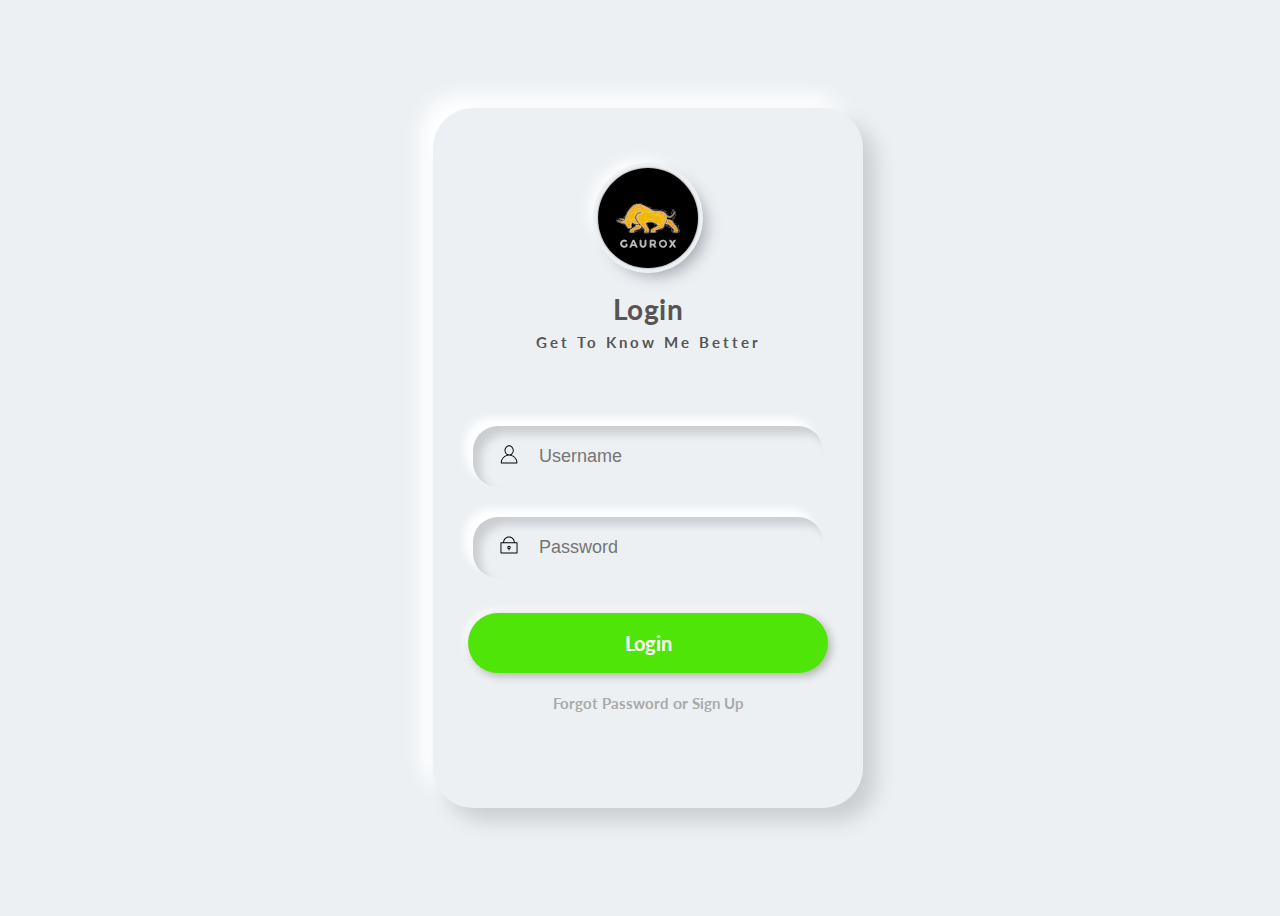
<file: login.html>
<!DOCTYPE html>
<html lang="en">
<head>
    <meta charset="UTF-8">
    <meta http-equiv="X-UA-Compatible" content="IE=edge">
    <meta name="viewport" content="width=device-width, initial-scale=1.0">
    <link rel="shortcut icon" type="fevicon.png" href="./fevicon.png">
    <link href="https://fonts.googleapis.com/css2?family=Lato:wght@400;700&display=swap" rel="stylesheet">
    <link rel="stylesheet" href="./css/form.css">
    <title>Gaurox</title>
</head>
<body>
   <div class="login-div">
    <div class="logo"></div>
    <div class="title">Login</div>
    <div class="sub-title">Get To Know Me Better</div>
    <div class="fields">
        <div class="username">
            <svg class="svg-icon" viewBox="0 0 20 20">
                <path d="M12.075,10.812c1.358-0.853,2.242-2.507,2.242-4.037c0-2.181-1.795-4.618-4.198-4.618S5.921,4.594,5.921,6.775c0,1.53,0.884,3.185,2.242,4.037c-3.222,0.865-5.6,3.807-5.6,7.298c0,0.23,0.189,0.42,0.42,0.42h14.273c0.23,0,0.42-0.189,0.42-0.42C17.676,14.619,15.297,11.677,12.075,10.812 M6.761,6.775c0-2.162,1.773-3.778,3.358-3.778s3.359,1.616,3.359,3.778c0,2.162-1.774,3.778-3.359,3.778S6.761,8.937,6.761,6.775 M3.415,17.69c0.218-3.51,3.142-6.297,6.704-6.297c3.562,0,6.486,2.787,6.705,6.297H3.415z"></path>
            </svg>
            <input type="username" class="user-input" placeholder="Username"/>
        </div>
        <div class="password">
            <svg class="svg-icon" viewBox="0 0 20 20">
                <path d="M17.308,7.564h-1.993c0-2.929-2.385-5.314-5.314-5.314S4.686,4.635,4.686,7.564H2.693c-0.244,0-0.443,0.2-0.443,0.443v9.3c0,0.243,0.199,0.442,0.443,0.442h14.615c0.243,0,0.442-0.199,0.442-0.442v-9.3C17.75,7.764,17.551,7.564,17.308,7.564 M10,3.136c2.442,0,4.43,1.986,4.43,4.428H5.571C5.571,5.122,7.558,3.136,10,3.136 M16.865,16.864H3.136V8.45h13.729V16.864z M10,10.664c-0.854,0-1.55,0.696-1.55,1.551c0,0.699,0.467,1.292,1.107,1.485v0.95c0,0.243,0.2,0.442,0.443,0.442s0.443-0.199,0.443-0.442V13.7c0.64-0.193,1.106-0.786,1.106-1.485C11.55,11.36,10.854,10.664,10,10.664 M10,12.878c-0.366,0-0.664-0.298-0.664-0.663c0-0.366,0.298-0.665,0.664-0.665c0.365,0,0.664,0.299,0.664,0.665C10.664,12.58,10.365,12.878,10,12.878"></path>
            </svg>
            <input type="password" class="pass-input" placeholder="Password"/>
        </div>
    </div>
    <button class="signin-button">Login</button>
    <div class="link">
        <a href="#">Forgot Password</a> or <a href="#">Sign Up</a>
    </div>
   </div>
</body>
</html>
</file>
<file: css/form.css>
*{
  box-sizing: border-box;
}
body{
  padding: auto;
  height: 100vh;
  width: 100vw;
  overflow: hidden;
  font-family: "lato", sans-serif;
  font-weight: 700;
  display: flex;
  align-items: center;
  justify-content: center; 
  color: #555;
  background-color:#ecf0f3; 
}
.login-div{ 
  margin: auto;
  width: 430px;
  height: 700px;
  padding: 60px 35px 65px 35px;
  border-radius: 40px;
  background-color: #ecf0f3;
  box-shadow: 13px 13px 20px #cbced1, 
  -13px -13px 20px #fff;
}
.logo{
  background: url(../images/gaurox.svg);
  width: 100px;
  height: 100px;
  border-radius: 50%;
  margin: 0 auto;
  box-shadow: 0px 0px 2px #5f5f5f,
  0px 0px 0px 5px #ecf0f3,
  8px 8px 15px #a7aaaf,
  -8px -8px 15px #fff; 
}
 .title{
  text-align: center;
  font-size: 28px;
  padding-top: 24px;
  letter-spacing: 0.5px;
 }
 .sub-title{
  text-align: center;
  font-size: 15px;
  padding-top: 7px;
  letter-spacing: 3px;
 }
 .fields{
  width: 100%;
  padding: 75px 5px 5px 5px;
 }
 .fields input{
  border: none;
  outline: none;
  background: none;
  font-size: 18px;
  color: #555;
  padding: 20px 10px 20px 5px;
 }
 .username, .password{
  margin-bottom: 30px;
  border-radius: 25px;
  box-shadow: inset 8px 8px 8px #cbced1,
  -8px -8px 8px #fff;
 }
 .fields svg{
  height: 22px;
  margin: 0 10px -3px 25px;
 }
 .signin-button{
  outline: none;
  border: none;
  cursor: pointer;
  width: 100%;
  height: 60px;
  border-radius: 30px;
  font-size: 20px;
  font-weight: 700;
  font-family: "lato", sans-serif;
  color: #fff;
  text-align: center;
  background:#50e509;
  box-shadow: 3px 3px 8px #b1b1b1,
  -3px -3px 8px #fff;
  transition: all 0.3s;
 }
 .signin-button:hover{
  background-color: #6df544;
 }
 .signin-button:active{
  background-color: #80eF9e;
 }
 .link{
  padding-top: 20px;
  text-align: center;
  color: #aaa;
 }
 .link a{
  text-decoration: none;
  color: #aaa;
  font-size: 15px;
 }
 .link a:hover{
  color: #50e509;
 }
</file>
